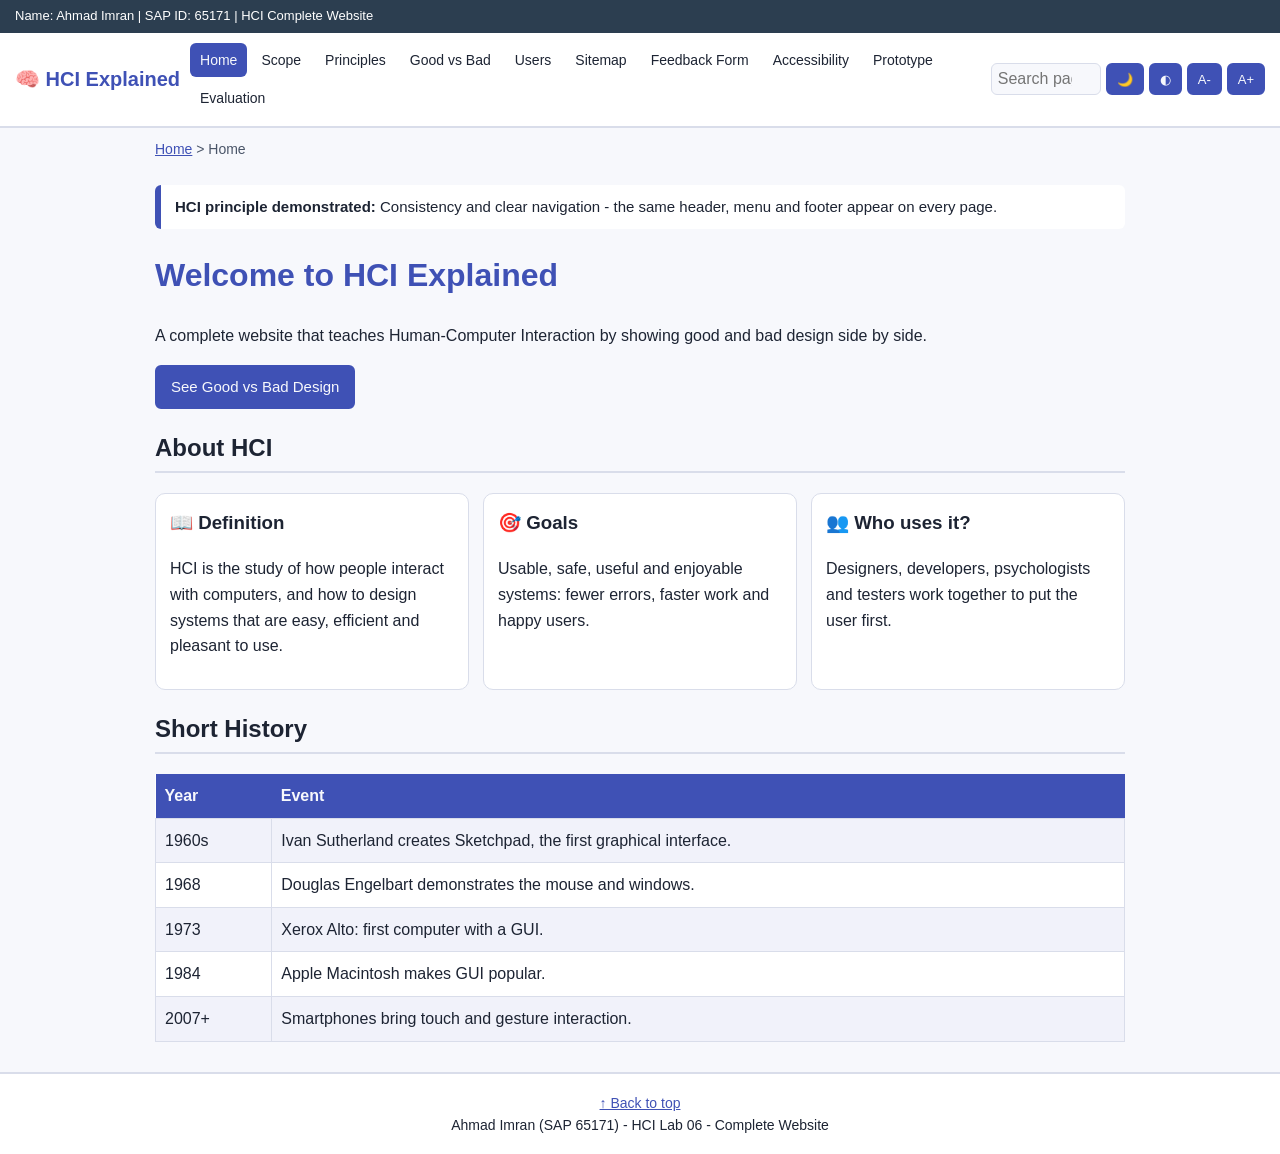
<file: index.html>
<!DOCTYPE html><html lang="en"><head><meta charset="UTF-8"><meta name="viewport" content="width=device-width, initial-scale=1"><title>Home - HCI Explained</title><link rel="stylesheet" href="style.css"></head>
<body data-title="Home" data-principle="Consistency and clear navigation - the same header, menu and footer appear on every page."><main id="main" class="wrap">
<h1>Welcome to HCI Explained</h1>
<p>A complete website that teaches Human-Computer Interaction by showing good and bad design side by side.</p>
<a class="btn" href="compare.html">See Good vs Bad Design</a>
<h2 id="about">About HCI</h2>
<div class="grid">
<div class="card"><h3>📖 Definition</h3><p>HCI is the study of how people interact with computers, and how to design systems that are easy, efficient and pleasant to use.</p></div>
<div class="card"><h3>🎯 Goals</h3><p>Usable, safe, useful and enjoyable systems: fewer errors, faster work and happy users.</p></div>
<div class="card"><h3>👥 Who uses it?</h3><p>Designers, developers, psychologists and testers work together to put the user first.</p></div></div>
<h2>Short History</h2>
<table><tr><th>Year</th><th>Event</th></tr>
<tr><td>1960s</td><td>Ivan Sutherland creates Sketchpad, the first graphical interface.</td></tr>
<tr><td>1968</td><td>Douglas Engelbart demonstrates the mouse and windows.</td></tr>
<tr><td>1973</td><td>Xerox Alto: first computer with a GUI.</td></tr>
<tr><td>1984</td><td>Apple Macintosh makes GUI popular.</td></tr>
<tr><td>2007+</td><td>Smartphones bring touch and gesture interaction.</td></tr></table>
</main><script src="app.js"></script></body></html>
</file>
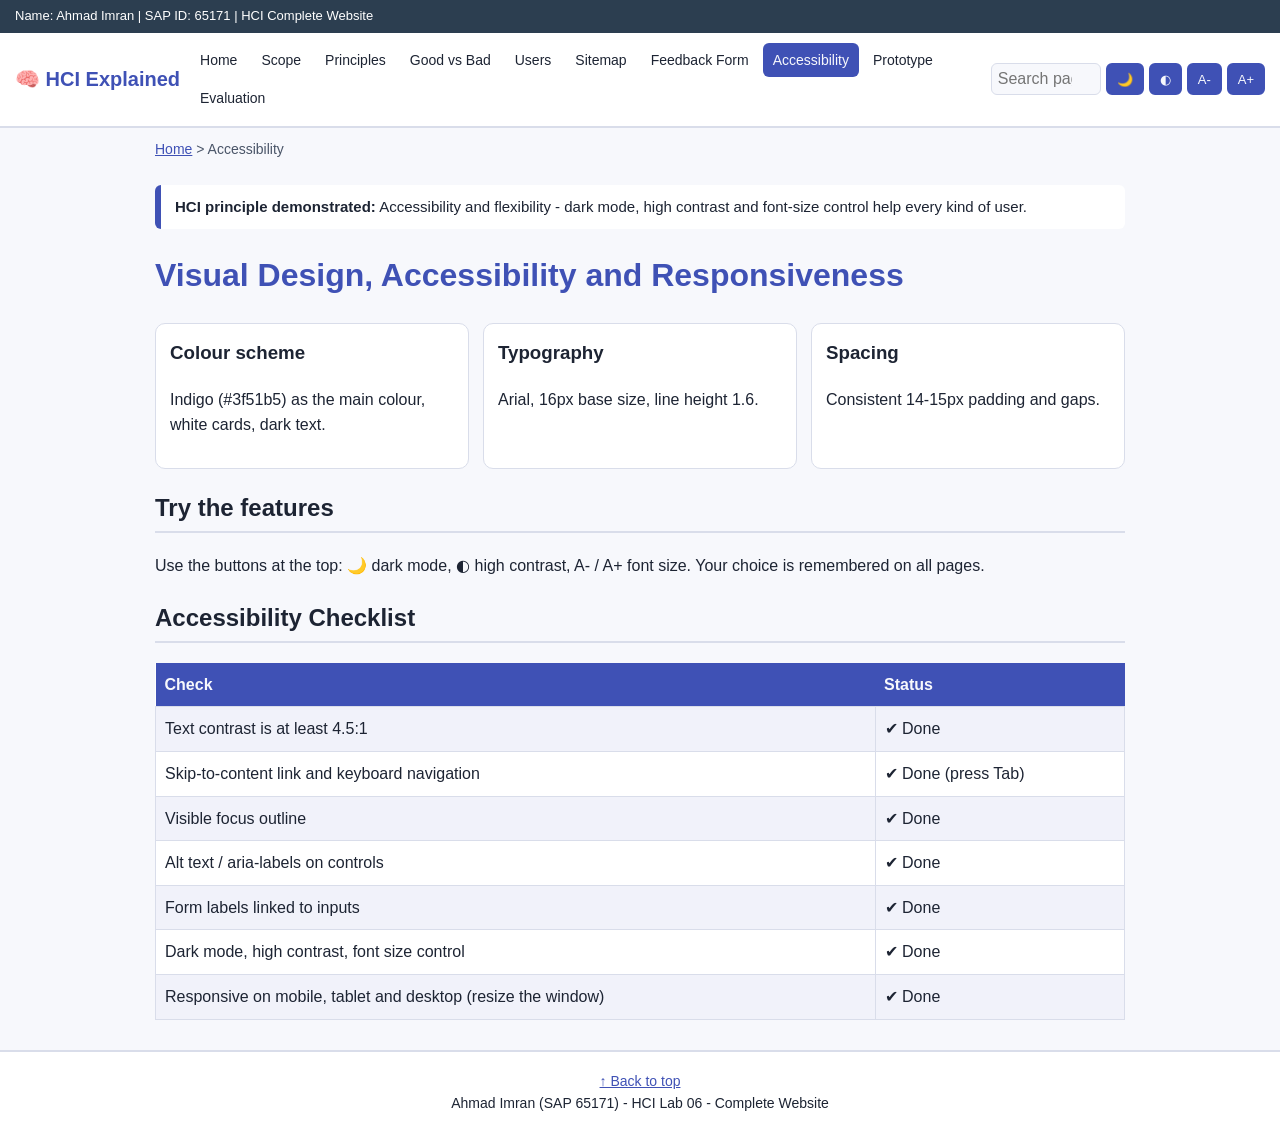
<file: accessibility.html>
<!DOCTYPE html><html lang="en"><head><meta charset="UTF-8"><meta name="viewport" content="width=device-width, initial-scale=1"><title>Accessibility</title><link rel="stylesheet" href="style.css"></head>
<body data-title="Accessibility" data-principle="Accessibility and flexibility - dark mode, high contrast and font-size control help every kind of user."><main id="main" class="wrap">
<h1>Visual Design, Accessibility and Responsiveness</h1>
<div class="grid">
<div class="card"><h3>Colour scheme</h3><p>Indigo (#3f51b5) as the main colour, white cards, dark text.</p></div>
<div class="card"><h3>Typography</h3><p>Arial, 16px base size, line height 1.6.</p></div>
<div class="card"><h3>Spacing</h3><p>Consistent 14-15px padding and gaps.</p></div></div>
<h2>Try the features</h2>
<p>Use the buttons at the top: 🌙 dark mode, ◐ high contrast, A- / A+ font size. Your choice is remembered on all pages.</p>
<h2>Accessibility Checklist</h2>
<div class="scroll"><table><tr><th>Check</th><th>Status</th></tr>
<tr><td>Text contrast is at least 4.5:1</td><td>✔ Done</td></tr>
<tr><td>Skip-to-content link and keyboard navigation</td><td>✔ Done (press Tab)</td></tr>
<tr><td>Visible focus outline</td><td>✔ Done</td></tr>
<tr><td>Alt text / aria-labels on controls</td><td>✔ Done</td></tr>
<tr><td>Form labels linked to inputs</td><td>✔ Done</td></tr>
<tr><td>Dark mode, high contrast, font size control</td><td>✔ Done</td></tr>
<tr><td>Responsive on mobile, tablet and desktop (resize the window)</td><td>✔ Done</td></tr></table></div>
</main><script src="app.js"></script></body></html>
</file>
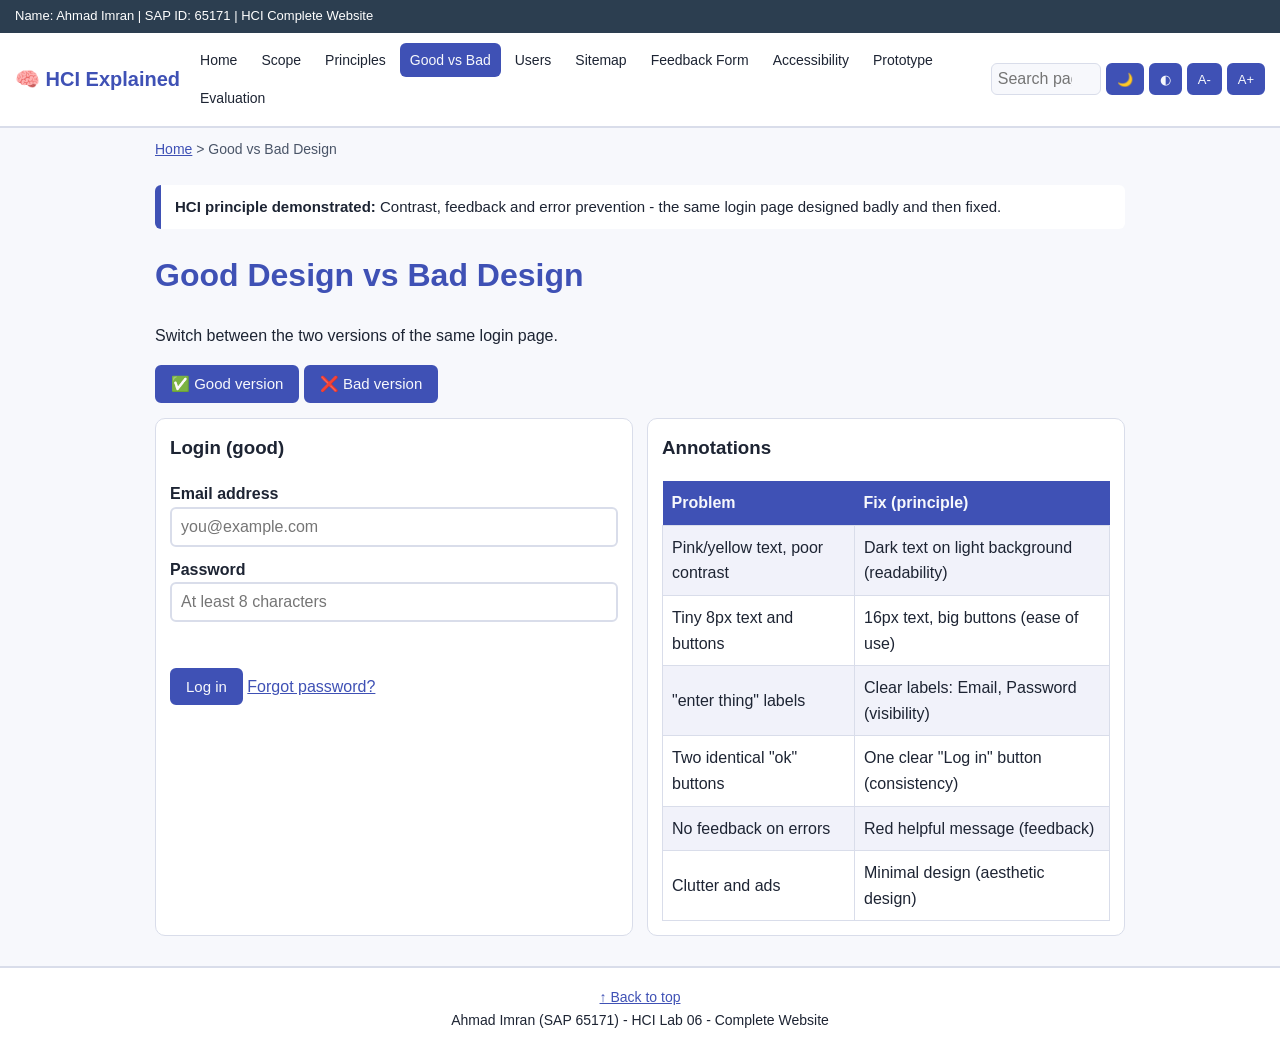
<file: compare.html>
<!DOCTYPE html><html lang="en"><head><meta charset="UTF-8"><meta name="viewport" content="width=device-width, initial-scale=1"><title>Good vs Bad Design</title><link rel="stylesheet" href="style.css"></head>
<body data-title="Good vs Bad Design" data-principle="Contrast, feedback and error prevention - the same login page designed badly and then fixed."><main id="main" class="wrap">
<h1>Good Design vs Bad Design</h1>
<p>Switch between the two versions of the same login page.</p>
<button id="sg" aria-pressed="true">✅ Good version</button> <button id="sb" aria-pressed="false">❌ Bad version</button>
<div class="grid" style="margin-top:15px">
<div class="card" id="good"><h3>Login (good)</h3>
 <label for="u">Email address</label><input id="u" type="email" placeholder="you@example.com">
 <label for="p">Password</label><input id="p" type="password" placeholder="At least 8 characters">
 <p class="err" id="ge"></p><button id="gl">Log in</button> <a href="#">Forgot password?</a></div>
<div class="card badbox" id="bad" style="display:none"><b>LOGIN!!!</b><br>enter thing <input><br>enter other thing <input><br><button class="x">ok</button><button class="x">ok</button><br>click here click here free prize free prize</div>
<div class="card"><h3>Annotations</h3><table><tr><th>Problem</th><th>Fix (principle)</th></tr>
<tr><td>Pink/yellow text, poor contrast</td><td>Dark text on light background (readability)</td></tr>
<tr><td>Tiny 8px text and buttons</td><td>16px text, big buttons (ease of use)</td></tr>
<tr><td>"enter thing" labels</td><td>Clear labels: Email, Password (visibility)</td></tr>
<tr><td>Two identical "ok" buttons</td><td>One clear "Log in" button (consistency)</td></tr>
<tr><td>No feedback on errors</td><td>Red helpful message (feedback)</td></tr>
<tr><td>Clutter and ads</td><td>Minimal design (aesthetic design)</td></tr></table></div></div>
</main><script src="app.js"></script>
<script>
function show(good) {
  document.getElementById("good").style.display = good ? "block" : "none";
  document.getElementById("bad").style.display = good ? "none" : "block";
  document.getElementById("sg").setAttribute("aria-pressed", good);
  document.getElementById("sb").setAttribute("aria-pressed", !good);
}
document.getElementById("sg").onclick = function () { show(true); };
document.getElementById("sb").onclick = function () { show(false); };
document.getElementById("gl").onclick = function () {
  var u = document.getElementById("u").value, p = document.getElementById("p").value, e = document.getElementById("ge");
  if (u.indexOf("@") < 1) e.textContent = "Please enter a valid email, e.g. you@example.com";
  else if (p.length < 8) e.textContent = "Password must be at least 8 characters.";
  else { e.innerHTML = '<span class="ok">Login successful!</span>'; }
};
</script></body></html>
</file>
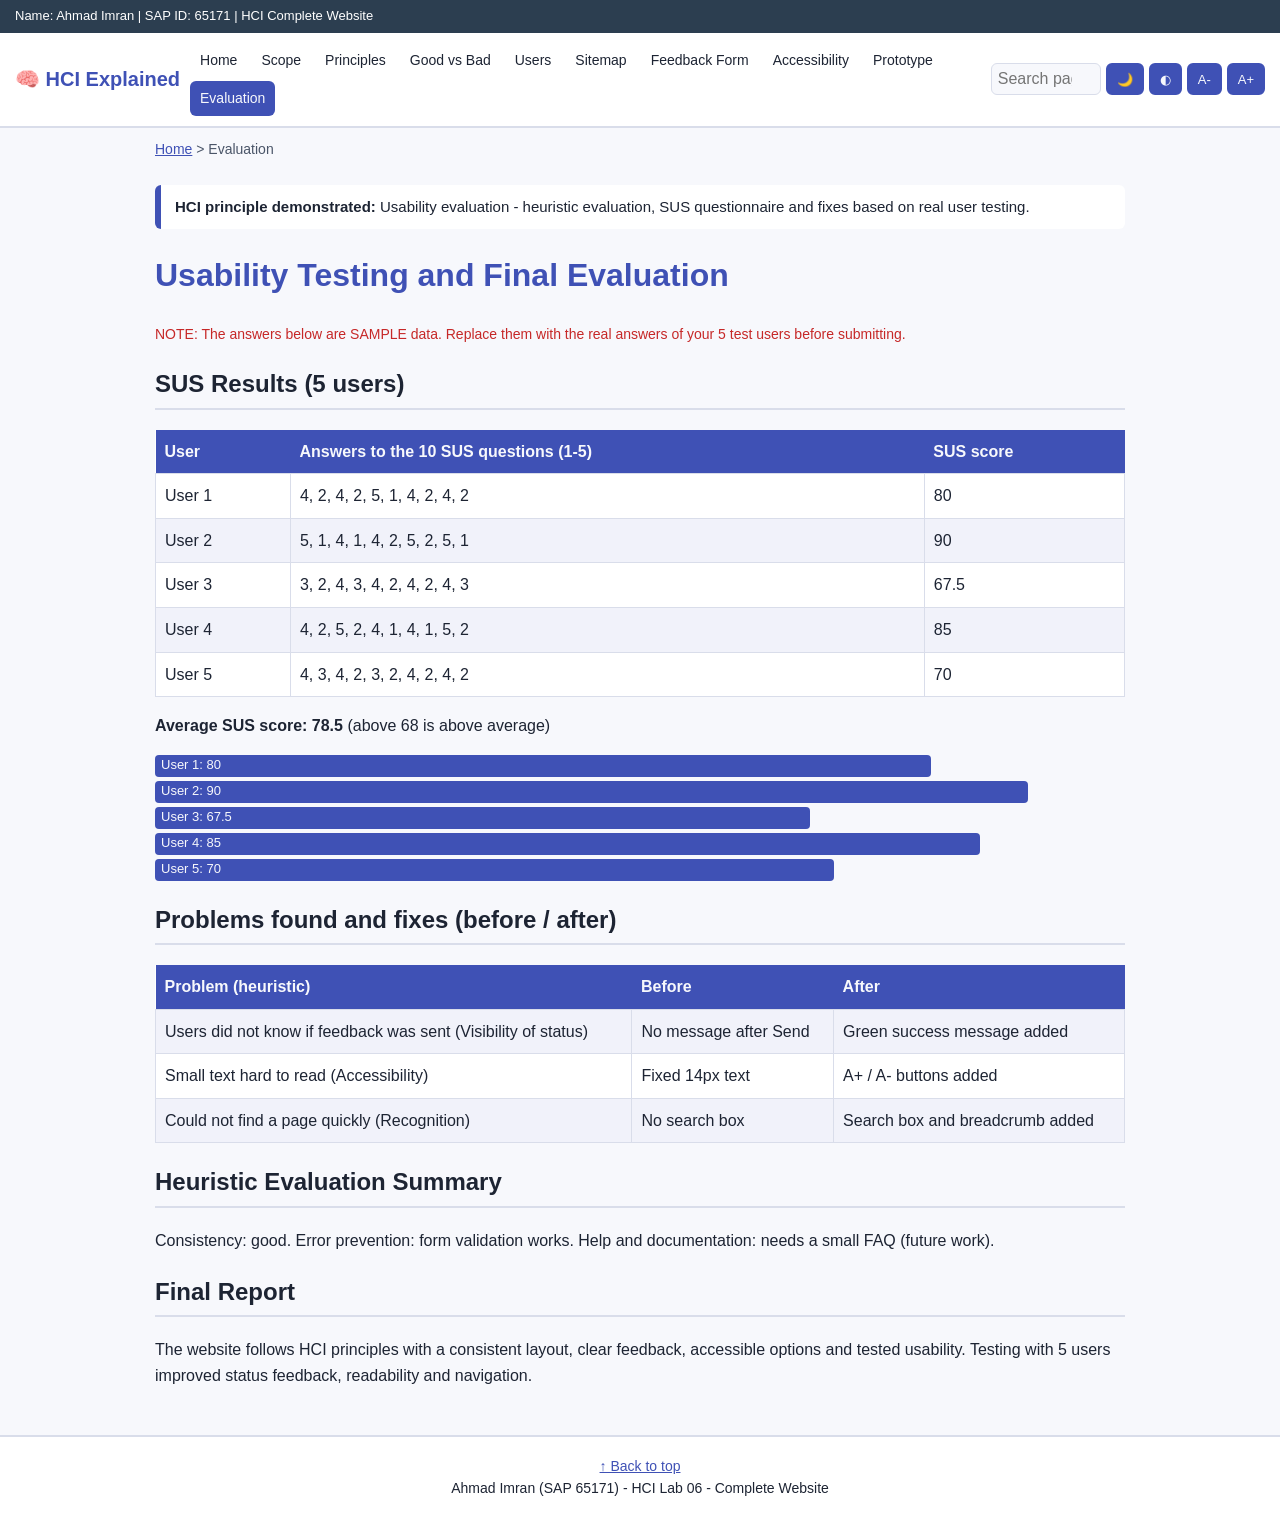
<file: evaluation.html>
<!DOCTYPE html><html lang="en"><head><meta charset="UTF-8"><meta name="viewport" content="width=device-width, initial-scale=1"><title>Evaluation</title><link rel="stylesheet" href="style.css"></head>
<body data-title="Evaluation" data-principle="Usability evaluation - heuristic evaluation, SUS questionnaire and fixes based on real user testing."><main id="main" class="wrap">
<h1>Usability Testing and Final Evaluation</h1>
<p class="err">NOTE: The answers below are SAMPLE data. Replace them with the real answers of your 5 test users before submitting.</p>
<h2>SUS Results (5 users)</h2>
<div class="scroll"><table id="t"><tr><th>User</th><th>Answers to the 10 SUS questions (1-5)</th><th>SUS score</th></tr></table></div>
<p><b>Average SUS score: <span id="avg"></span></b> (above 68 is above average)</p>
<div id="chart"></div>
<h2>Problems found and fixes (before / after)</h2>
<div class="scroll"><table><tr><th>Problem (heuristic)</th><th>Before</th><th>After</th></tr>
<tr><td>Users did not know if feedback was sent (Visibility of status)</td><td>No message after Send</td><td>Green success message added</td></tr>
<tr><td>Small text hard to read (Accessibility)</td><td>Fixed 14px text</td><td>A+ / A- buttons added</td></tr>
<tr><td>Could not find a page quickly (Recognition)</td><td>No search box</td><td>Search box and breadcrumb added</td></tr></table></div>
<h2>Heuristic Evaluation Summary</h2>
<p>Consistency: good. Error prevention: form validation works. Help and documentation: needs a small FAQ (future work).</p>
<h2>Final Report</h2>
<p>The website follows HCI principles with a consistent layout, clear feedback, accessible options and tested usability. Testing with 5 users improved status feedback, readability and navigation.</p>
</main><script src="app.js"></script>
<script>
// SAMPLE answers: replace with real data
var users = [[4,2,4,2,5,1,4,2,4,2],[5,1,4,1,4,2,5,2,5,1],[3,2,4,3,4,2,4,2,4,3],[4,2,5,2,4,1,4,1,5,2],[4,3,4,2,3,2,4,2,4,2]];
var total = 0, html = "", bars = "";
users.forEach(function (u, i) {
  var s = 0;
  // Odd questions: answer-1, even questions: 5-answer, then multiply by 2.5
  u.forEach(function (a, q) { s += (q % 2 === 0) ? a - 1 : 5 - a; });
  s = s * 2.5; total += s;
  html += "<tr><td>User " + (i + 1) + "</td><td>" + u.join(", ") + "</td><td>" + s + "</td></tr>";
  bars += '<div class="bar" style="width:' + s + '%">User ' + (i + 1) + ": " + s + "</div>";
});
document.getElementById("t").insertAdjacentHTML("beforeend", html);
document.getElementById("avg").textContent = (total / users.length).toFixed(1);
document.getElementById("chart").innerHTML = bars;
</script></body></html>
</file>
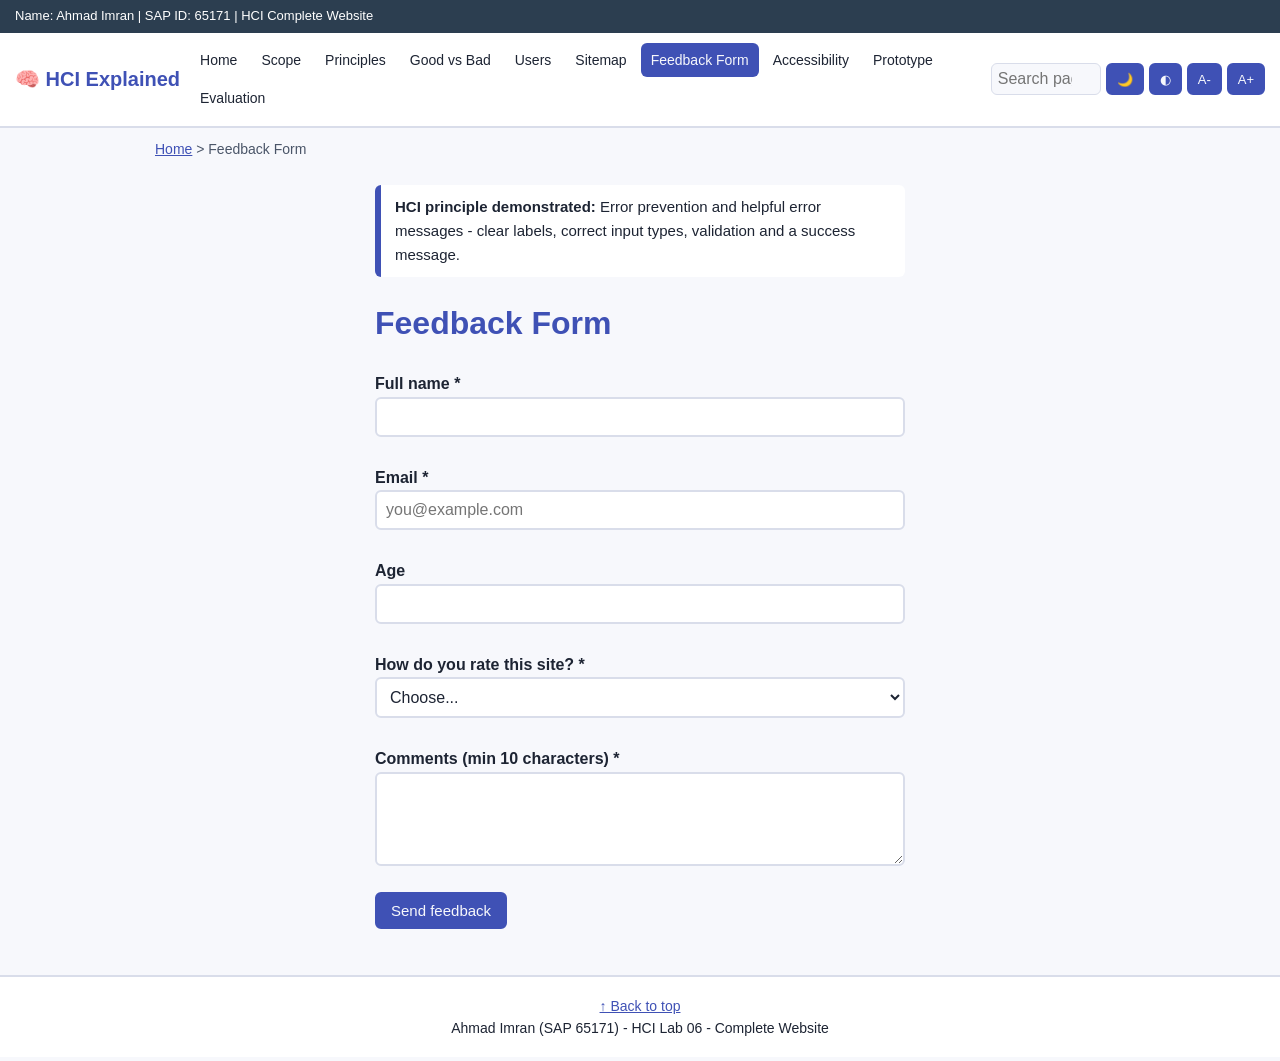
<file: form.html>
<!DOCTYPE html><html lang="en"><head><meta charset="UTF-8"><meta name="viewport" content="width=device-width, initial-scale=1"><title>Feedback Form</title><link rel="stylesheet" href="style.css"></head>
<body data-title="Feedback Form" data-principle="Error prevention and helpful error messages - clear labels, correct input types, validation and a success message."><main id="main" class="wrap" style="max-width:560px">
<h1>Feedback Form</h1>
<form id="f" novalidate>
<label for="n">Full name *</label><input id="n" autocomplete="name"><div class="err" id="en" role="alert"></div>
<label for="e">Email *</label><input id="e" type="email" autocomplete="email" placeholder="you@example.com"><div class="err" id="ee" role="alert"></div>
<label for="a">Age</label><input id="a" type="number" min="10" max="100"><div class="err" id="ea" role="alert"></div>
<label for="r">How do you rate this site? *</label><select id="r"><option value="">Choose...</option><option>5 - Excellent</option><option>4 - Good</option><option>3 - Okay</option><option>2 - Poor</option><option>1 - Bad</option></select><div class="err" id="er" role="alert"></div>
<label for="m">Comments (min 10 characters) *</label><textarea id="m" rows="4"></textarea><div class="err" id="em" role="alert"></div>
<button type="submit">Send feedback</button>
</form>
<p id="done" class="ok" role="status"></p>
</main><script src="app.js"></script>
<script>
function v(id) { return document.getElementById(id).value.trim(); }
function setErr(id, msg) { document.getElementById("e" + id).textContent = msg; return msg === ""; }
document.getElementById("f").onsubmit = function (ev) {
  ev.preventDefault();
  var a = v("a");
  var ok = [
    setErr("n", v("n").length < 3 ? "Please enter your full name (at least 3 letters)." : ""),
    setErr("e", /^[^@\s]+@[^@\s]+\.[^@\s]+$/.test(v("e")) ? "" : "Enter a valid email like you@example.com."),
    setErr("a", a && (a < 10 || a > 100) ? "Age must be between 10 and 100." : ""),
    setErr("r", v("r") === "" ? "Please choose a rating." : ""),
    setErr("m", v("m").length < 10 ? "Please write at least 10 characters." : "")
  ].every(Boolean);
  var d = document.getElementById("done");
  if (ok) { d.textContent = "✔ Thank you, " + v("n") + "! Your feedback was sent."; this.reset(); }
  else d.textContent = "";
};
</script></body></html>
</file>
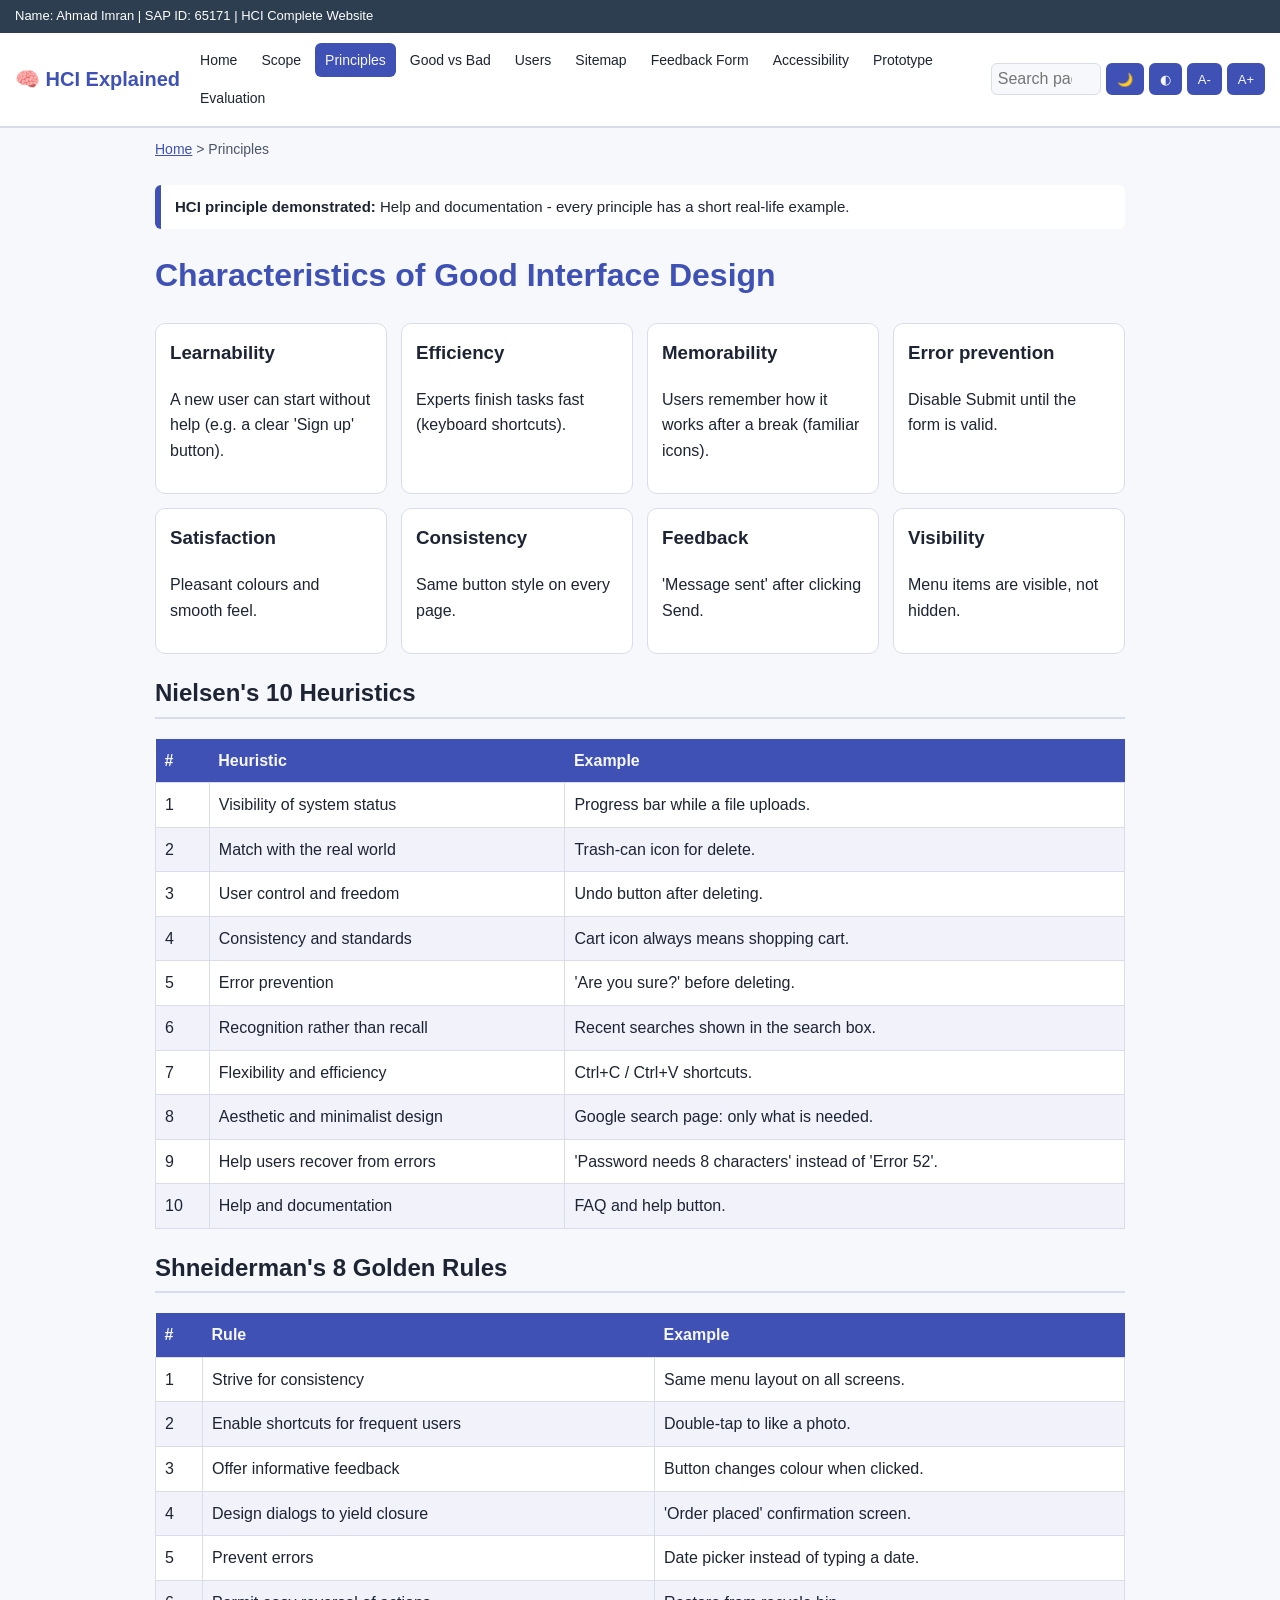
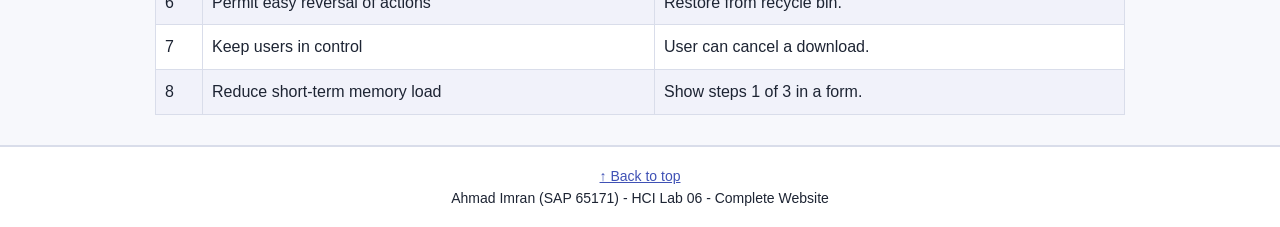
<file: principles.html>
<!DOCTYPE html><html lang="en"><head><meta charset="UTF-8"><meta name="viewport" content="width=device-width, initial-scale=1"><title>Principles</title><link rel="stylesheet" href="style.css"></head>
<body data-title="Principles" data-principle="Help and documentation - every principle has a short real-life example."><main id="main" class="wrap">
<h1>Characteristics of Good Interface Design</h1>
<div id="c" class="grid"></div>
<h2>Nielsen's 10 Heuristics</h2><div class="scroll"><table id="h"><tr><th>#</th><th>Heuristic</th><th>Example</th></tr></table></div>
<h2>Shneiderman's 8 Golden Rules</h2><div class="scroll"><table id="g"><tr><th>#</th><th>Rule</th><th>Example</th></tr></table></div>
</main><script src="app.js"></script>
<script>
var chars = [["Learnability","A new user can start without help (e.g. a clear 'Sign up' button)."],["Efficiency","Experts finish tasks fast (keyboard shortcuts)."],["Memorability","Users remember how it works after a break (familiar icons)."],["Error prevention","Disable Submit until the form is valid."],["Satisfaction","Pleasant colours and smooth feel."],["Consistency","Same button style on every page."],["Feedback","'Message sent' after clicking Send."],["Visibility","Menu items are visible, not hidden."]];
document.getElementById("c").innerHTML = chars.map(function (x) { return '<div class="card"><h3>' + x[0] + '</h3><p>' + x[1] + '</p></div>'; }).join("");
function fill(id, rows) { document.getElementById(id).insertAdjacentHTML("beforeend", rows.map(function (r, i) { return '<tr><td>' + (i + 1) + '</td><td>' + r[0] + '</td><td>' + r[1] + '</td></tr>'; }).join("")); }
fill("h", [["Visibility of system status","Progress bar while a file uploads."],["Match with the real world","Trash-can icon for delete."],["User control and freedom","Undo button after deleting."],["Consistency and standards","Cart icon always means shopping cart."],["Error prevention","'Are you sure?' before deleting."],["Recognition rather than recall","Recent searches shown in the search box."],["Flexibility and efficiency","Ctrl+C / Ctrl+V shortcuts."],["Aesthetic and minimalist design","Google search page: only what is needed."],["Help users recover from errors","'Password needs 8 characters' instead of 'Error 52'."],["Help and documentation","FAQ and help button."]]);
fill("g", [["Strive for consistency","Same menu layout on all screens."],["Enable shortcuts for frequent users","Double-tap to like a photo."],["Offer informative feedback","Button changes colour when clicked."],["Design dialogs to yield closure","'Order placed' confirmation screen."],["Prevent errors","Date picker instead of typing a date."],["Permit easy reversal of actions","Restore from recycle bin."],["Keep users in control","User can cancel a download."],["Reduce short-term memory load","Show steps 1 of 3 in a form."]]);
</script></body></html>
</file>
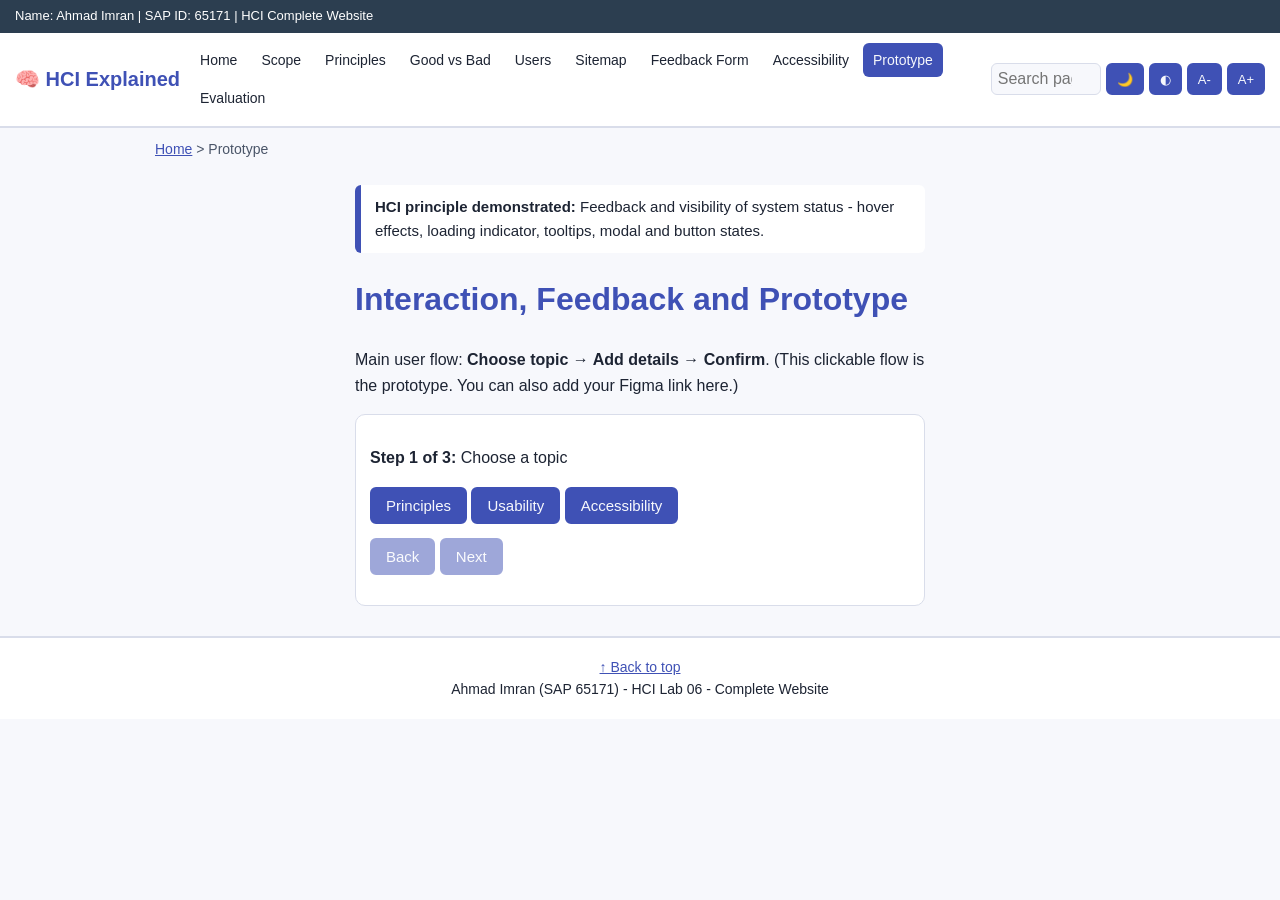
<file: prototype.html>
<!DOCTYPE html><html lang="en"><head><meta charset="UTF-8"><meta name="viewport" content="width=device-width, initial-scale=1"><title>Prototype</title><link rel="stylesheet" href="style.css"></head>
<body data-title="Prototype" data-principle="Feedback and visibility of system status - hover effects, loading indicator, tooltips, modal and button states."><main id="main" class="wrap" style="max-width:600px">
<h1>Interaction, Feedback and Prototype</h1>
<p>Main user flow: <b>Choose topic → Add details → Confirm</b>. (This clickable flow is the prototype. You can also add your Figma link here.)</p>
<div class="card">
<p id="step"><b>Step 1 of 3:</b> Choose a topic</p>
<div id="s1"><button class="opt">Principles</button> <button class="opt">Usability</button> <button class="opt">Accessibility</button></div>
<div id="s2" style="display:none"><label for="nt">Your note <span class="tip" tabindex="0" data-tip="Write why you chose this topic">(?)</span></label><input id="nt"></div>
<div id="s3" style="display:none"><p>Topic: <b id="tp"></b></p><p>Note: <span id="nn"></span></p></div>
<p style="margin-top:14px"><button id="back" disabled>Back</button> <button id="next" disabled>Next</button> <span id="ld" style="display:none"><span class="spin"></span> Saving...</span></p>
</div>
<div class="modal" id="m" role="dialog" aria-modal="true"><div class="card"><h3>✔ Done!</h3><p>Your choice has been saved.</p><button id="x">Close</button></div></div>
</main><script src="app.js"></script>
<script>
var step = 1, topic = "";
var next = document.getElementById("next"), back = document.getElementById("back");
function render() {
  for (var i = 1; i <= 3; i++) document.getElementById("s" + i).style.display = i === step ? "block" : "none";
  document.getElementById("step").innerHTML = "<b>Step " + step + " of 3:</b> " + ["Choose a topic", "Add details", "Confirm"][step - 1];
  back.disabled = step === 1;
  next.disabled = step === 1 && topic === "";
  next.textContent = step === 3 ? "Confirm" : "Next";
}
document.querySelectorAll(".opt").forEach(function (b) {
  b.onclick = function () {
    topic = b.textContent;
    document.querySelectorAll(".opt").forEach(function (o) { o.style.outline = ""; });
    b.style.outline = "4px solid #ff9800";
    render();
  };
});
next.onclick = function () {
  if (step < 3) {
    step++;
    if (step === 3) { document.getElementById("tp").textContent = topic; document.getElementById("nn").textContent = document.getElementById("nt").value || "(none)"; }
    render();
  } else {
    // Show loading indicator, then success modal
    document.getElementById("ld").style.display = "inline";
    next.disabled = true;
    setTimeout(function () { document.getElementById("ld").style.display = "none"; document.getElementById("m").classList.add("show"); }, 1500);
  }
};
back.onclick = function () { step--; render(); };
document.getElementById("x").onclick = function () { document.getElementById("m").classList.remove("show"); step = 1; topic = ""; render(); };
render();
</script></body></html>
</file>
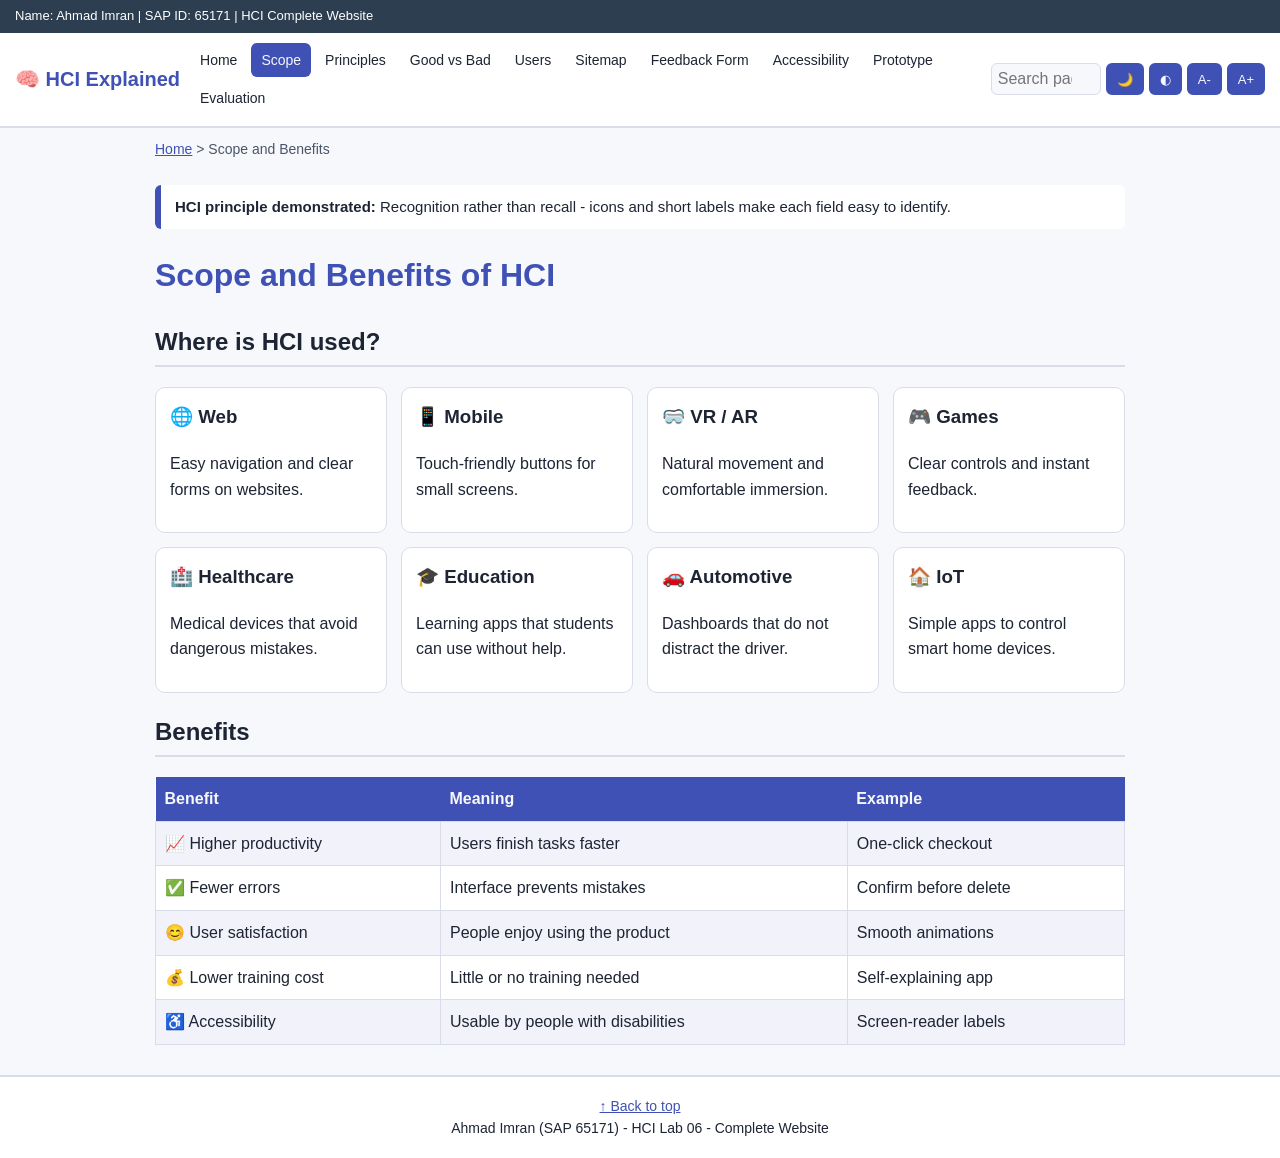
<file: scope.html>
<!DOCTYPE html><html lang="en"><head><meta charset="UTF-8"><meta name="viewport" content="width=device-width, initial-scale=1"><title>Scope and Benefits</title><link rel="stylesheet" href="style.css"></head>
<body data-title="Scope and Benefits" data-principle="Recognition rather than recall - icons and short labels make each field easy to identify."><main id="main" class="wrap">
<h1>Scope and Benefits of HCI</h1>
<h2>Where is HCI used?</h2>
<div class="grid">
<div class="card"><h3>🌐 Web</h3><p>Easy navigation and clear forms on websites.</p></div>
<div class="card"><h3>📱 Mobile</h3><p>Touch-friendly buttons for small screens.</p></div>
<div class="card"><h3>🥽 VR / AR</h3><p>Natural movement and comfortable immersion.</p></div>
<div class="card"><h3>🎮 Games</h3><p>Clear controls and instant feedback.</p></div>
<div class="card"><h3>🏥 Healthcare</h3><p>Medical devices that avoid dangerous mistakes.</p></div>
<div class="card"><h3>🎓 Education</h3><p>Learning apps that students can use without help.</p></div>
<div class="card"><h3>🚗 Automotive</h3><p>Dashboards that do not distract the driver.</p></div>
<div class="card"><h3>🏠 IoT</h3><p>Simple apps to control smart home devices.</p></div></div>
<h2>Benefits</h2>
<div class="scroll"><table><tr><th>Benefit</th><th>Meaning</th><th>Example</th></tr>
<tr><td>📈 Higher productivity</td><td>Users finish tasks faster</td><td>One-click checkout</td></tr>
<tr><td>✅ Fewer errors</td><td>Interface prevents mistakes</td><td>Confirm before delete</td></tr>
<tr><td>😊 User satisfaction</td><td>People enjoy using the product</td><td>Smooth animations</td></tr>
<tr><td>💰 Lower training cost</td><td>Little or no training needed</td><td>Self-explaining app</td></tr>
<tr><td>♿ Accessibility</td><td>Usable by people with disabilities</td><td>Screen-reader labels</td></tr></table></div>
</main><script src="app.js"></script></body></html>
</file>
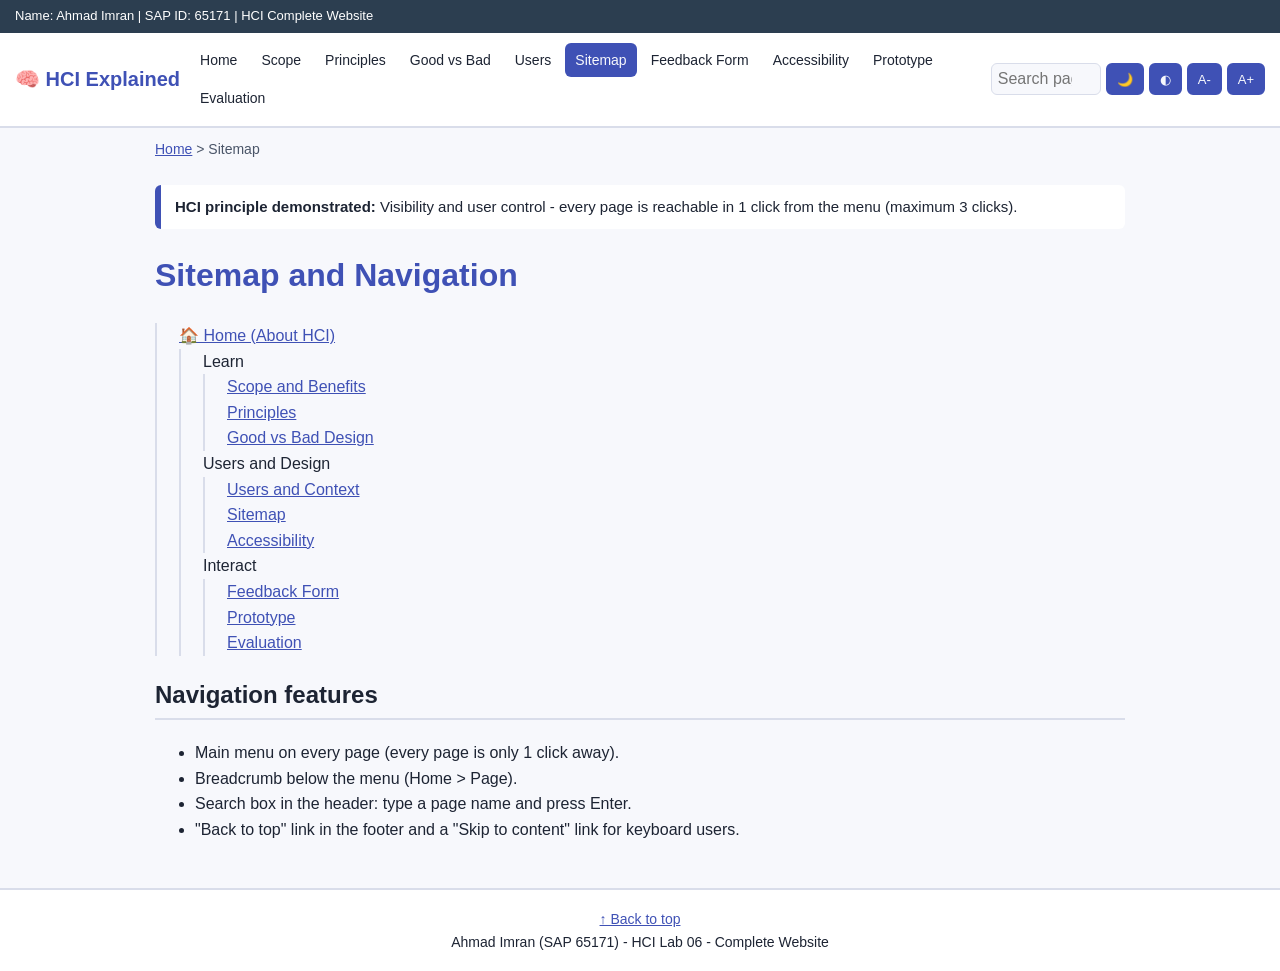
<file: sitemap.html>
<!DOCTYPE html><html lang="en"><head><meta charset="UTF-8"><meta name="viewport" content="width=device-width, initial-scale=1"><title>Sitemap</title><link rel="stylesheet" href="style.css"></head>
<body data-title="Sitemap" data-principle="Visibility and user control - every page is reachable in 1 click from the menu (maximum 3 clicks)."><main id="main" class="wrap">
<h1>Sitemap and Navigation</h1>
<ul class="tree"><li><a href="index.html">🏠 Home (About HCI)</a>
<ul><li>Learn
 <ul><li><a href="scope.html">Scope and Benefits</a></li><li><a href="principles.html">Principles</a></li><li><a href="compare.html">Good vs Bad Design</a></li></ul></li>
<li>Users and Design
 <ul><li><a href="users.html">Users and Context</a></li><li><a href="sitemap.html">Sitemap</a></li><li><a href="accessibility.html">Accessibility</a></li></ul></li>
<li>Interact
 <ul><li><a href="form.html">Feedback Form</a></li><li><a href="prototype.html">Prototype</a></li><li><a href="evaluation.html">Evaluation</a></li></ul></li></ul></li></ul>
<h2>Navigation features</h2>
<ul><li>Main menu on every page (every page is only 1 click away).</li><li>Breadcrumb below the menu (Home &gt; Page).</li><li>Search box in the header: type a page name and press Enter.</li><li>"Back to top" link in the footer and a "Skip to content" link for keyboard users.</li></ul>
</main><script src="app.js"></script></body></html>
</file>
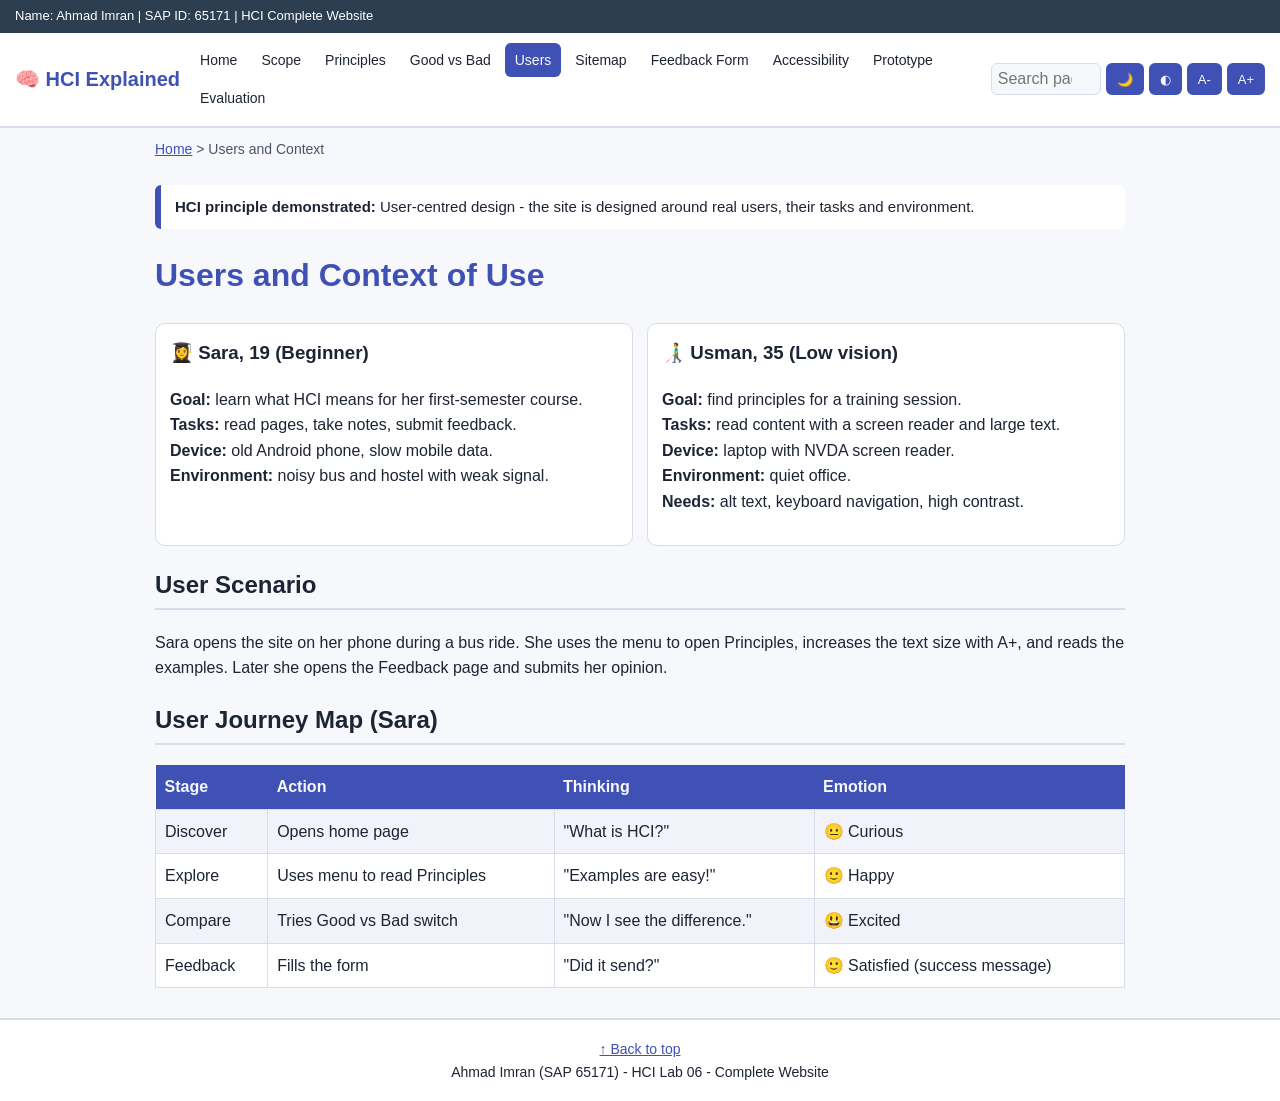
<file: users.html>
<!DOCTYPE html><html lang="en"><head><meta charset="UTF-8"><meta name="viewport" content="width=device-width, initial-scale=1"><title>Users and Context</title><link rel="stylesheet" href="style.css"></head>
<body data-title="Users and Context" data-principle="User-centred design - the site is designed around real users, their tasks and environment."><main id="main" class="wrap">
<h1>Users and Context of Use</h1>
<div class="grid">
<div class="card"><h3>👩‍🎓 Sara, 19 (Beginner)</h3><p><b>Goal:</b> learn what HCI means for her first-semester course.<br><b>Tasks:</b> read pages, take notes, submit feedback.<br><b>Device:</b> old Android phone, slow mobile data.<br><b>Environment:</b> noisy bus and hostel with weak signal.</p></div>
<div class="card"><h3>👨‍🦯 Usman, 35 (Low vision)</h3><p><b>Goal:</b> find principles for a training session.<br><b>Tasks:</b> read content with a screen reader and large text.<br><b>Device:</b> laptop with NVDA screen reader.<br><b>Environment:</b> quiet office.<br><b>Needs:</b> alt text, keyboard navigation, high contrast.</p></div></div>
<h2>User Scenario</h2>
<p>Sara opens the site on her phone during a bus ride. She uses the menu to open Principles, increases the text size with A+, and reads the examples. Later she opens the Feedback page and submits her opinion.</p>
<h2>User Journey Map (Sara)</h2>
<div class="scroll"><table><tr><th>Stage</th><th>Action</th><th>Thinking</th><th>Emotion</th></tr>
<tr><td>Discover</td><td>Opens home page</td><td>"What is HCI?"</td><td>😐 Curious</td></tr>
<tr><td>Explore</td><td>Uses menu to read Principles</td><td>"Examples are easy!"</td><td>🙂 Happy</td></tr>
<tr><td>Compare</td><td>Tries Good vs Bad switch</td><td>"Now I see the difference."</td><td>😃 Excited</td></tr>
<tr><td>Feedback</td><td>Fills the form</td><td>"Did it send?"</td><td>🙂 Satisfied (success message)</td></tr></table></div>
</main><script src="app.js"></script></body></html>
</file>
<file: style.css>
:root{--bg:#f7f8fc;--card:#fff;--text:#1d2433;--muted:#4a5568;--p:#3f51b5;--line:#d9ddea;--ok:#2e7d32;--err:#c62828}
body.dark{--bg:#12141d;--card:#1d2030;--text:#eef0f7;--muted:#b6bcd0;--p:#9fa8ff;--line:#2e3350;--ok:#81c784;--err:#ef9a9a}
body.hc{--bg:#000;--card:#000;--text:#fff;--muted:#fff;--p:#ffeb3b;--line:#fff;--ok:#0f0;--err:#f66}
*{box-sizing:border-box}
body{margin:0;font-family:Arial,sans-serif;background:var(--bg);color:var(--text);line-height:1.6;transition:.2s}
.skip{position:absolute;left:-999px}.skip:focus{left:8px;top:8px;background:#fff;color:#000;padding:8px;z-index:99}
.student{background:#2c3e50;color:#fff;padding:6px 15px;font-size:13px}
header{background:var(--card);border-bottom:2px solid var(--line);padding:10px 15px;display:flex;flex-wrap:wrap;gap:10px;align-items:center}
.logo{font-weight:bold;font-size:20px;color:var(--p);text-decoration:none}
nav{display:flex;flex-wrap:wrap;gap:4px;flex:1}
nav a{padding:6px 10px;border-radius:6px;text-decoration:none;color:var(--text);font-size:14px}
nav a:hover,nav a.on{background:var(--p);color:var(--bg)}
.tools{display:flex;gap:5px;flex-wrap:wrap}
.tools input{padding:6px;border:1px solid var(--line);border-radius:6px;background:var(--bg);color:var(--text);width:110px}
button,.btn{background:var(--p);color:var(--bg);border:2px solid var(--p);border-radius:6px;padding:8px 14px;font-size:15px;cursor:pointer;text-decoration:none;display:inline-block}
button:hover,.btn:hover{filter:brightness(1.15)}button:disabled{opacity:.5;cursor:not-allowed}
.tools button{padding:5px 9px;font-size:13px}
a{color:var(--p)}:focus-visible{outline:3px solid #ff9800;outline-offset:2px}
.crumb{max-width:1000px;margin:10px auto 0;padding:0 15px;font-size:14px;color:var(--muted)}
.wrap{max-width:1000px;margin:0 auto;padding:10px 15px 30px}
h1{color:var(--p)}h2{border-bottom:2px solid var(--line);padding-bottom:4px}
.pr{background:var(--card);border-left:6px solid var(--p);padding:10px 14px;border-radius:6px;font-size:15px}
.grid{display:grid;grid-template-columns:repeat(auto-fit,minmax(220px,1fr));gap:14px}
.card{background:var(--card);border:1px solid var(--line);border-radius:10px;padding:14px}
.card h3{margin-top:0}
.scroll{overflow-x:auto}table{border-collapse:collapse;width:100%;background:var(--card)}
th{background:var(--p);color:var(--bg);padding:9px;text-align:left}td{padding:9px;border:1px solid var(--line)}
tr:nth-child(even) td{background:rgba(120,130,200,.1)}
label{display:block;margin-top:10px;font-weight:bold}
input,select,textarea{width:100%;padding:9px;font-size:16px;border:2px solid var(--line);border-radius:6px;background:var(--card);color:var(--text)}
.err{color:var(--err);font-size:14px;min-height:18px}.ok{color:var(--ok);font-weight:bold}
footer{text-align:center;padding:18px;background:var(--card);border-top:2px solid var(--line);font-size:14px}
.tree,.tree ul{list-style:none;padding-left:22px;border-left:2px solid var(--line)}
.tip{position:relative;border-bottom:1px dotted var(--p);cursor:help}
.tip:hover:after,.tip:focus:after{content:attr(data-tip);position:absolute;left:0;top:130%;background:#222;color:#fff;padding:5px 8px;border-radius:5px;font-size:13px;white-space:nowrap;z-index:5}
.spin{width:22px;height:22px;border:4px solid var(--line);border-top-color:var(--p);border-radius:50%;animation:s 1s linear infinite;display:inline-block;vertical-align:middle}
@keyframes s{to{transform:rotate(360deg)}}
.modal{position:fixed;inset:0;background:rgba(0,0,0,.6);display:none;align-items:center;justify-content:center;z-index:50}
.modal.show{display:flex}.modal .card{max-width:340px}
.bar{height:22px;background:var(--p);border-radius:4px;color:var(--bg);padding-left:6px;font-size:13px;margin:4px 0}
/* bad design demo */
.badbox{background:#ff6ec7;color:#ffea00;padding:0;font-size:9px}
.badbox input{width:auto;font-size:8px;border:0;background:#0ff;color:#0fe}
.badbox b{color:#0f0}
.badbox .x{background:#ffe600;color:#fff066;border:0;font-size:7px;padding:1px}
</file>
